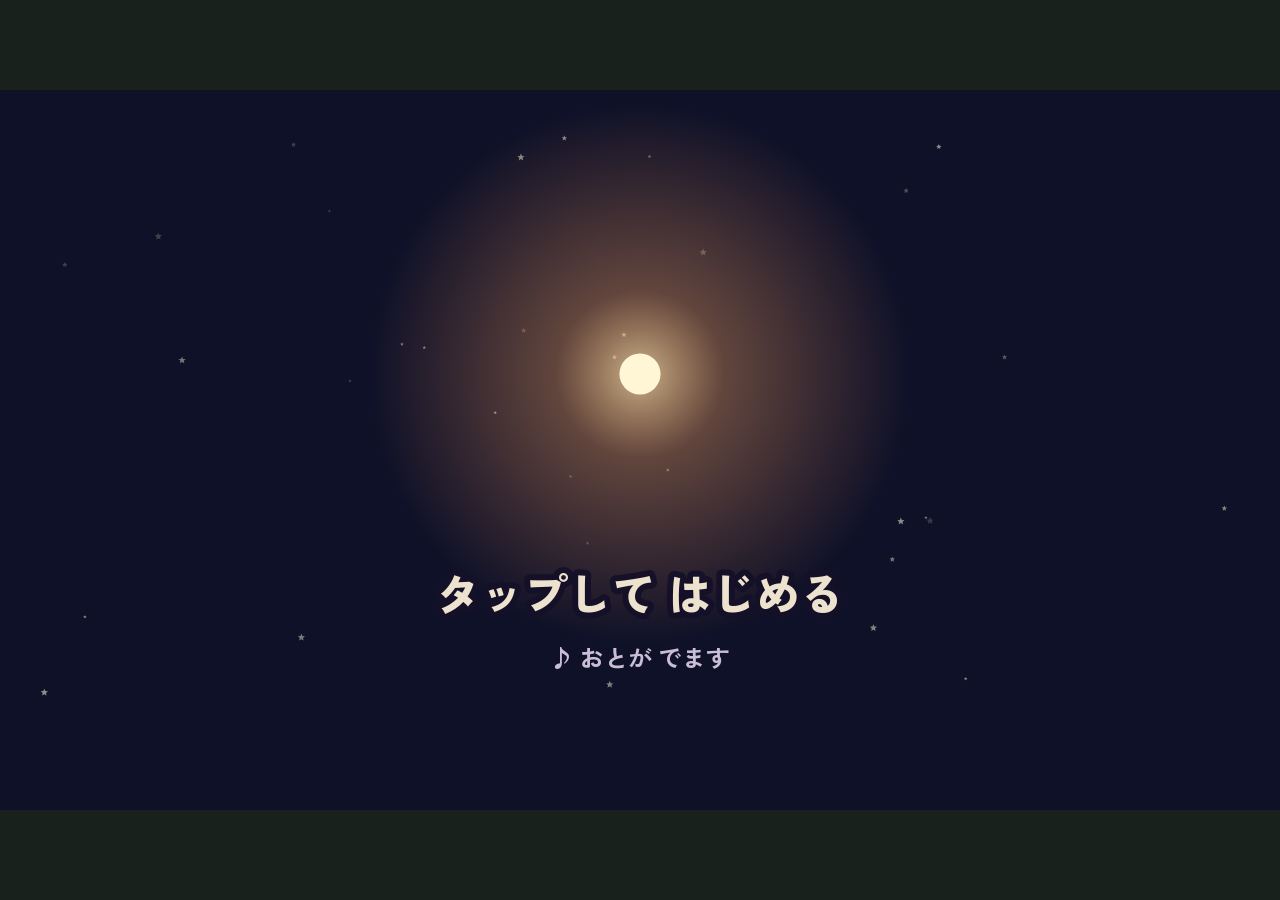
<file: index.html>
<!doctype html>
<html lang="ja">
<head>
<meta charset="utf-8">
<meta name="viewport" content="width=device-width, initial-scale=1, maximum-scale=1, user-scalable=no, viewport-fit=cover">
<title>シャープワールド</title>
<meta name="theme-color" content="#1e2b24">
<link rel="preconnect" href="https://fonts.googleapis.com">
<link rel="preconnect" href="https://fonts.gstatic.com" crossorigin>
<link rel="stylesheet" href="https://fonts.googleapis.com/css2?family=Zen+Kaku+Gothic+New:wght@500;700;900&family=Shippori+Mincho+B1:wght@800&display=swap">
<link rel="stylesheet" href="style.css?v=mww0o89g">
<link rel="manifest" href="manifest.webmanifest">
<link rel="icon" href="icons/icon-192.png?v=mww0o89g">
<link rel="apple-touch-icon" href="icons/apple-touch-icon.png?v=mww0o89g">
<meta name="description" content="消えかけた灯りを、モンスターと一緒にもう一度ともしていく、横画面のRPG。">
<meta property="og:type" content="website">
<meta property="og:title" content="シャープワールド">
<meta property="og:description" content="消えかけた灯りを、モンスターと一緒にもう一度ともしていく、横画面のRPG。">
<meta property="og:url" content="https://kaz-ma.github.io/sharp-world/">
<meta property="og:image" content="https://kaz-ma.github.io/sharp-world/og.jpg?v=mww0o89g">
<meta property="og:image:width" content="1200">
<meta property="og:image:height" content="630">
<meta name="twitter:card" content="summary_large_image">
<meta name="apple-mobile-web-app-capable" content="yes">
<meta name="mobile-web-app-capable" content="yes">
<meta name="apple-mobile-web-app-status-bar-style" content="black-translucent">
<meta name="apple-mobile-web-app-title" content="シャープワールド">
</head>
<body>
<div id="app">
  <noscript><p style="color:#fff;padding:20px">このゲームは JavaScript が ひつようです。</p></noscript>
  <div id="stage"><canvas id="c" width="640" height="360"></canvas></div>
  <div id="touch"></div>
  <div id="stick" class="hidden"><i></i></div>
  <button id="btnM" type="button" aria-label="メニュー">メニュー</button>
  <button id="btnMap" type="button" aria-label="ちず">ちず</button>
  <button id="btnB" type="button" aria-label="はしる(おすたびに きりかえ)・もどる">B<small>はしる</small></button>
  <button id="btnA" type="button" aria-label="けってい">A<small>はなす</small></button>
  <div id="xfer" class="hidden"><div class="xbox"><p id="xtitle"></p><textarea id="xta" rows="6" spellcheck="false" autocapitalize="off" autocomplete="off"></textarea><div class="xrow"><button id="xcopy" type="button">コピー</button><button id="xpaste" type="button">はりつける</button><button id="xok" type="button">よみこむ</button><button id="xclose" type="button">とじる</button></div><p id="xmsg"></p></div></div>
  <div id="rotate"><div class="rot-card"><div class="phone"></div><p>スマホを<b>よこむき</b>にしてね</p></div></div>
</div>
<script src="data.js?v=mww0o89g"></script>
<script src="shiny.js?v=mww0o89g"></script>
<script src="art.js?v=mww0o89g"></script>
<script src="audio.js?v=mww0o89g"></script>
<script src="core.js?v=mww0o89g"></script>
<script src="sky.js?v=mww0o89g"></script>
<script src="life.js?v=mww0o89g"></script>
<script src="battle.js?v=mww0o89g"></script>
<script src="battlefx.js?v=mww0o89g"></script>
<script src="light.js?v=mww0o89g"></script>
<script src="chapter.js?v=mww0o89g"></script>
<script src="story.js?v=mww0o89g"></script>
<script src="ch4.js?v=mww0o89g"></script>
<script src="sides.js?v=mww0o89g"></script>
<script src="diary.js?v=mww0o89g"></script>
<script src="dex.js?v=mww0o89g"></script>
<script src="faces.js?v=mww0o89g"></script>
<script src="worldmap.js?v=mww0o89g"></script>
<script src="game.js?v=mww0o89g"></script>
<script>if ('serviceWorker' in navigator && location.protocol === 'https:') navigator.serviceWorker.register('sw.js').catch(function () {});</script>
</body>
</html>
</file>
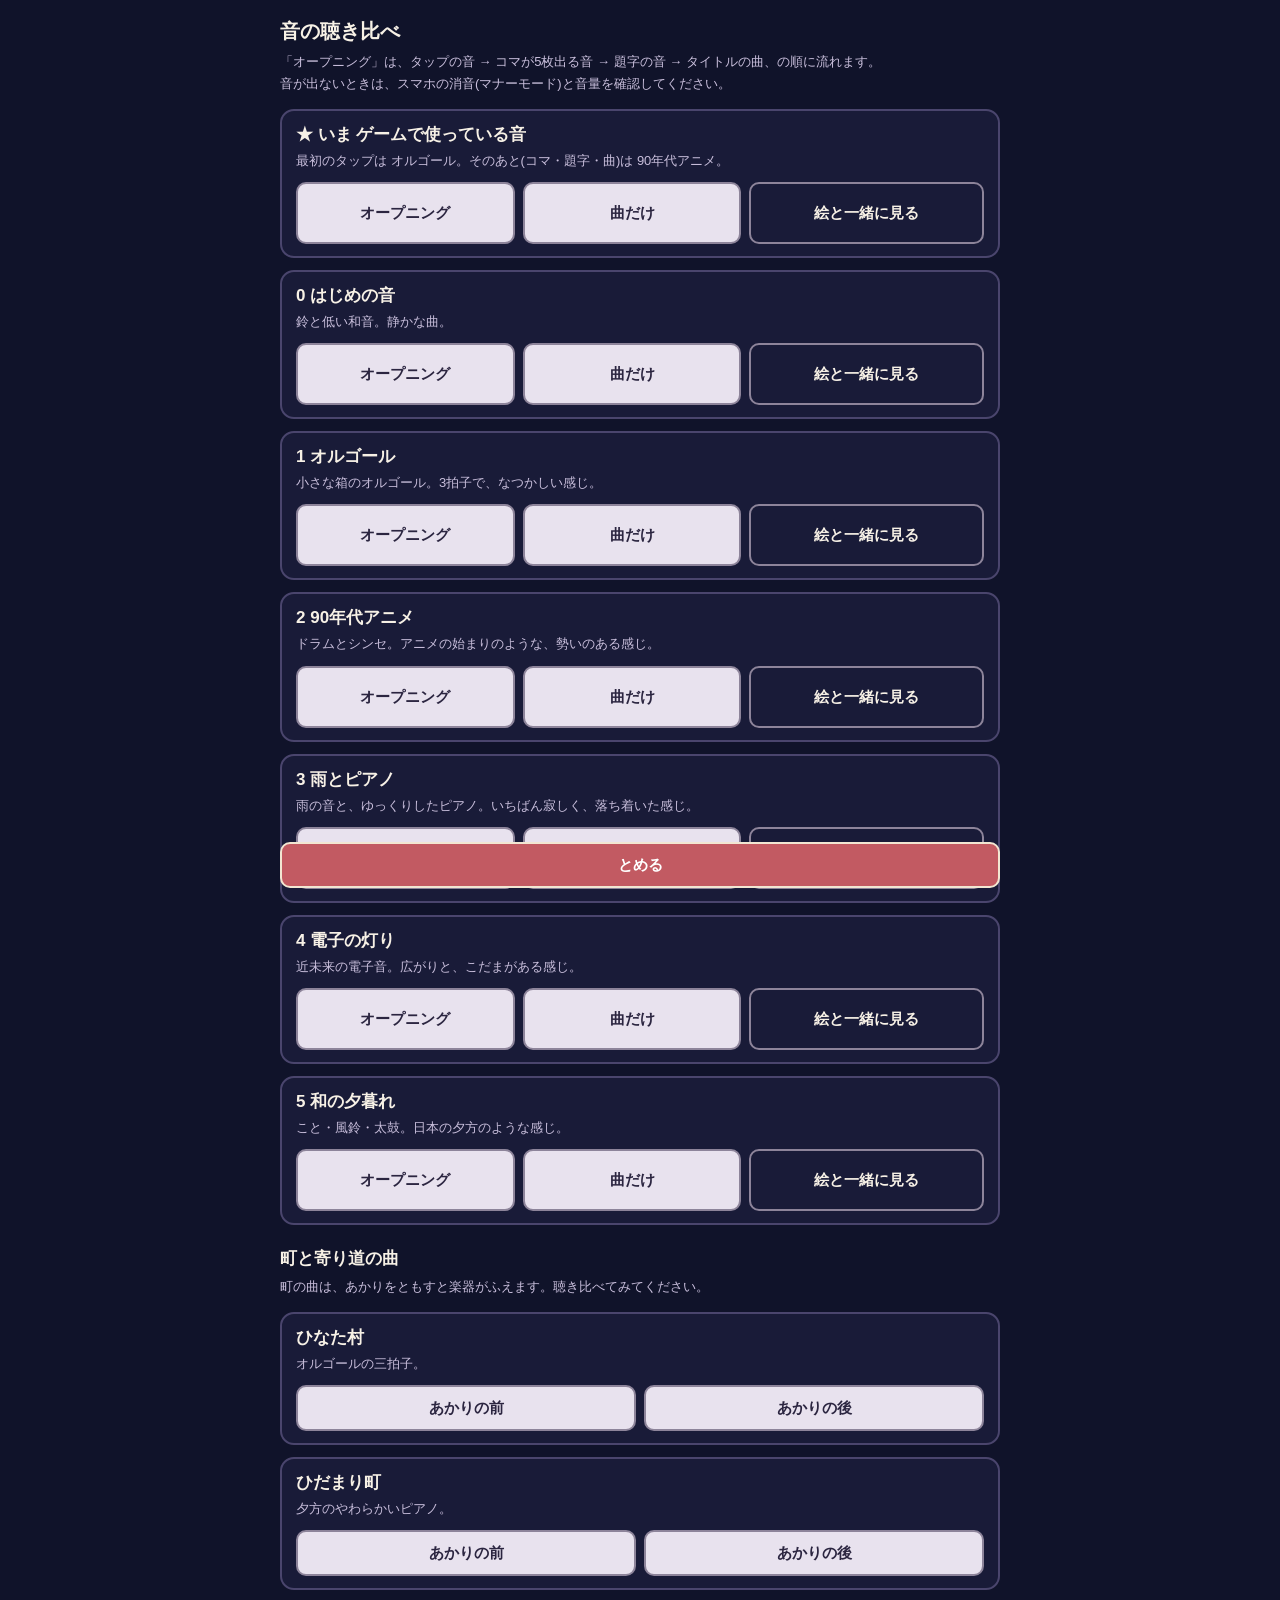
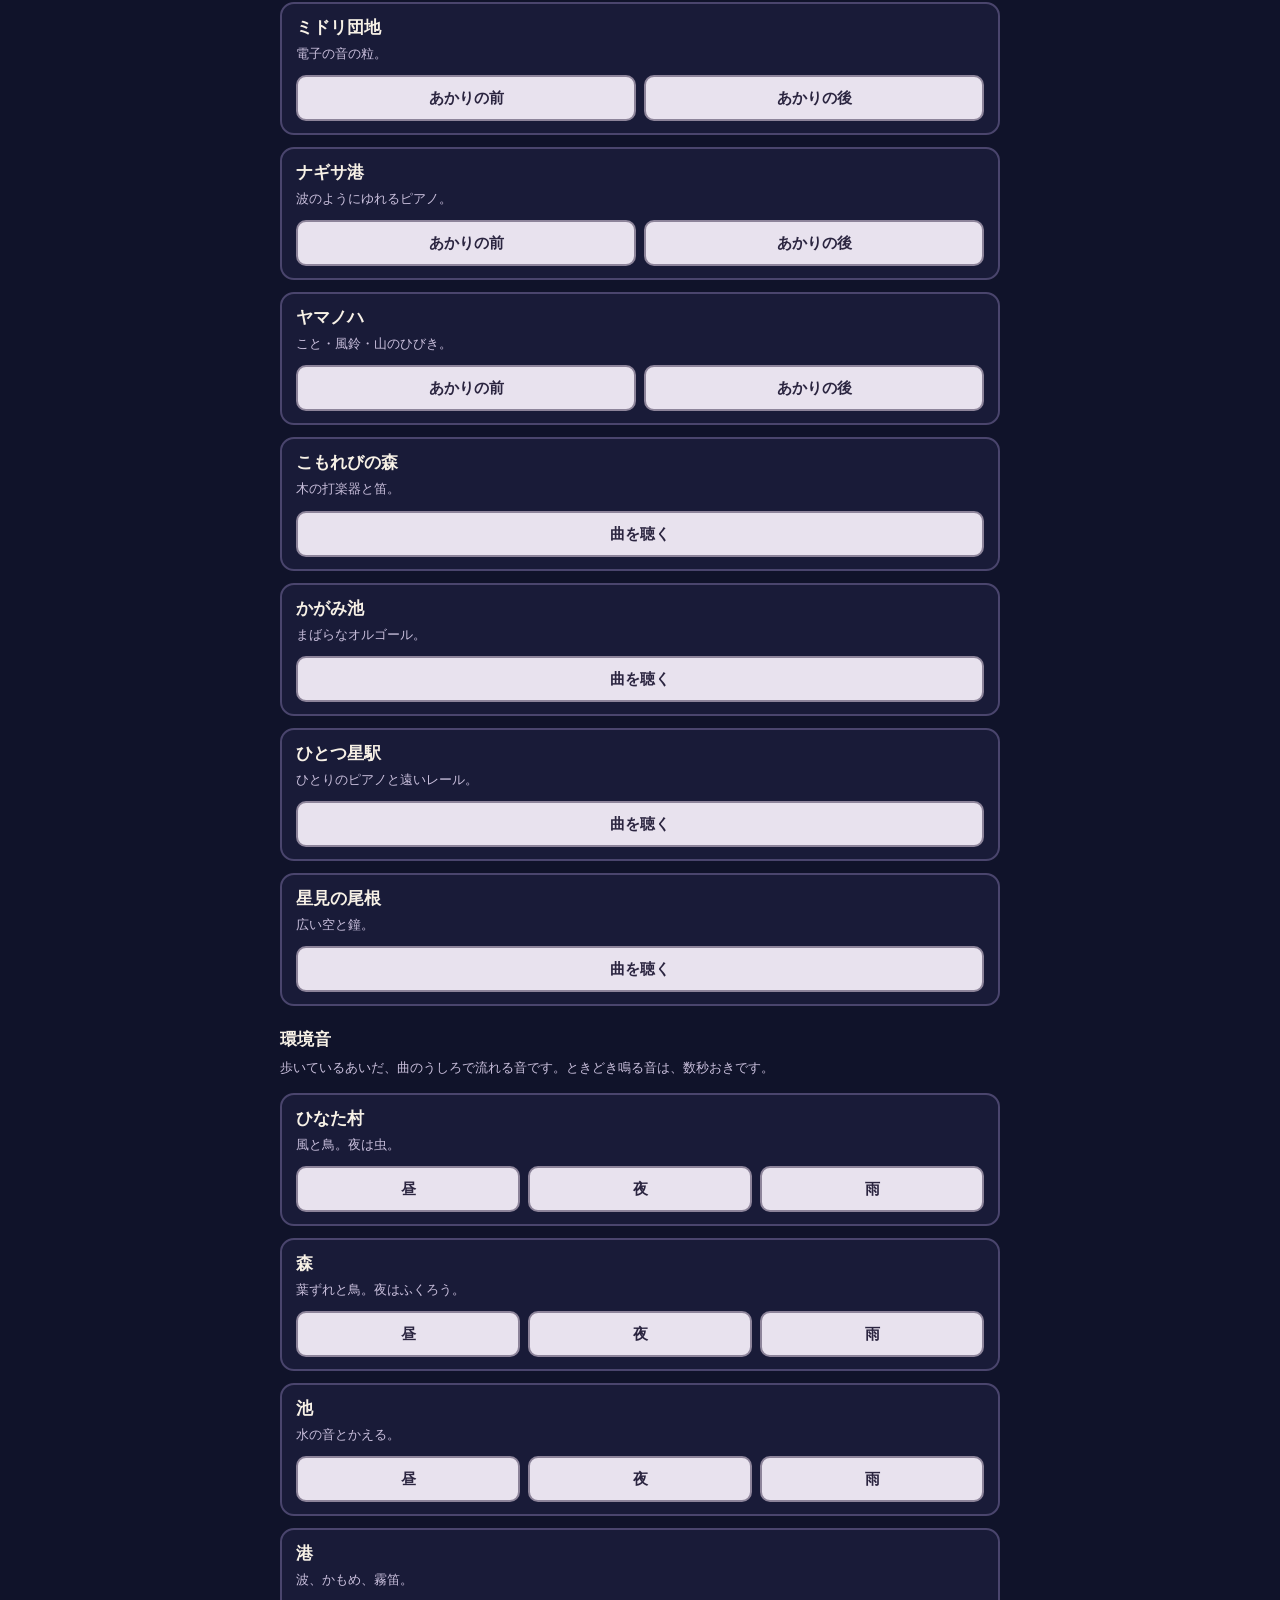
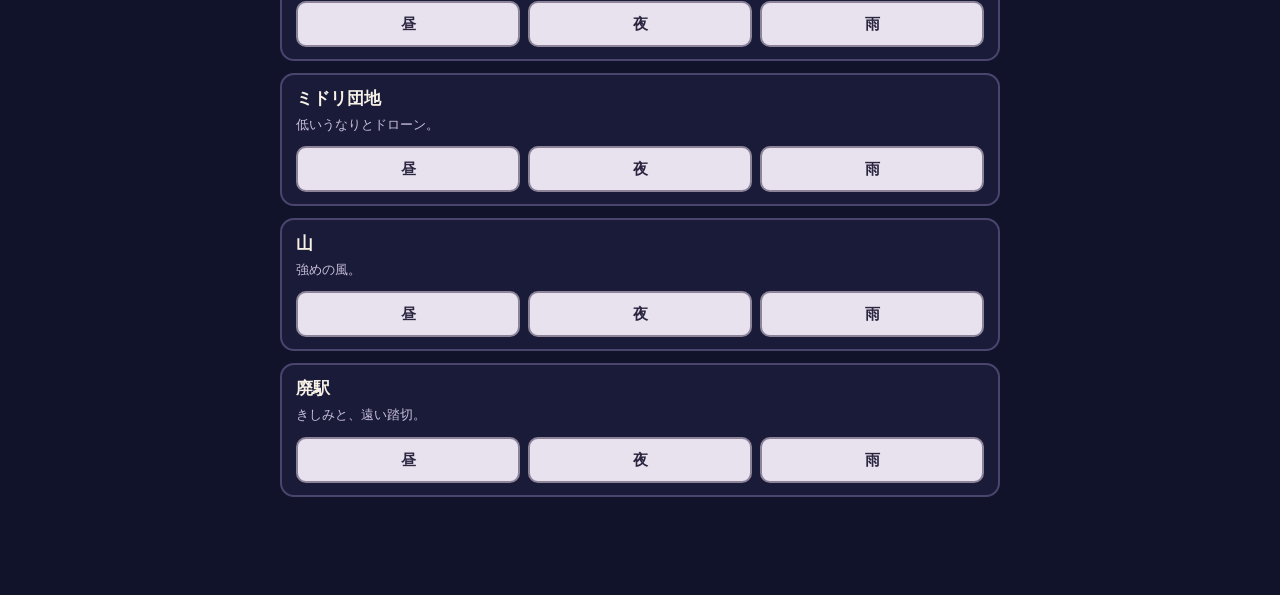
<file: oto.html>
<!doctype html>
<html lang="ja">
<meta charset="utf-8">
<meta name="viewport" content="width=device-width, initial-scale=1, viewport-fit=cover">
<meta name="robots" content="noindex">
<title>音の聴き比べ</title>
<style>
  :root { color-scheme: dark; }
  body { margin: 0; background: #10132a; color: #f7f1e6; font-family: "Hiragino Kaku Gothic ProN", "Yu Gothic UI", sans-serif; padding: 18px 16px calc(40px + env(safe-area-inset-bottom)); }
  main { max-width: 720px; margin: 0 auto; }
  h1 { font-size: 20px; margin: 0 0 6px; } p { margin: 0 0 14px; font-size: 13px; line-height: 1.7; color: #c9bfdc; }
  article { border: 2px solid #4a456d; border-radius: 14px; padding: 12px 14px; margin: 0 0 12px; background: #191b38; }
  article.on { border-color: #ffd08a; background: #262546; }
  h2 { font-size: 17px; margin: 0 0 4px; } article p { margin-bottom: 10px; }
  .row { display: flex; flex-wrap: wrap; gap: 8px; }
  button, a.btn { flex: 1 1 140px; min-height: 46px; border-radius: 10px; border: 2px solid #8d849a; background: #e8e2ee; color: #2b2540; font-weight: 700; font-size: 15px; line-height: 1.2; font-family: inherit; display: flex; align-items: center; justify-content: center; text-decoration: none; padding: 6px; }
  a.btn { background: transparent; color: #f7f1e6; }
  button.stop { position: sticky; bottom: 12px; width: 100%; background: #c25a62; color: #fff; border-color: #f2e6d2; }
  #warn { color: #ffb3a8; font-weight: 700; }
</style>
<main>
  <h1>音の聴き比べ</h1>
  <p>「オープニング」は、タップの音 → コマが5枚出る音 → 題字の音 → タイトルの曲、の順に流れます。<br>音が出ないときは、スマホの消音(マナーモード)と音量を確認してください。</p>
  <p id="warn"></p>
  <div id="list"></div>
  <h2 style="margin:22px 0 6px">町と寄り道の曲</h2>
  <p>町の曲は、あかりをともすと楽器がふえます。聴き比べてみてください。</p>
  <div id="towns"></div>
  <button class="stop" id="stop" type="button">とめる</button>
</main>
<script src="audio.js?v=mww0o89g"></script>
<script>
const SETS = [['pick', '★ いま ゲームで使っている音', '最初のタップは オルゴール。そのあと(コマ・題字・曲)は 90年代アニメ。'], ['now', '0 はじめの音', '鈴と低い和音。静かな曲。'], ['a', '1 オルゴール', '小さな箱のオルゴール。3拍子で、なつかしい感じ。'], ['b', '2 90年代アニメ', 'ドラムとシンセ。アニメの始まりのような、勢いのある感じ。'],
  ['c', '3 雨とピアノ', '雨の音と、ゆっくりしたピアノ。いちばん寂しく、落ち着いた感じ。'], ['d', '4 電子の灯り', '近未来の電子音。広がりと、こだまがある感じ。'], ['e', '5 和の夕暮れ', 'こと・風鈴・太鼓。日本の夕方のような感じ。']];
let timers = [];
const later = (sec, fn) => timers.push(setTimeout(fn, sec * 1000));
function stop() { timers.forEach(clearTimeout); timers = []; Aud.bgm(null); Aud.ambient(null); document.querySelectorAll('article').forEach((e) => e.classList.remove('on')); }
function play(k, card, songOnly) {
  Aud.unlock(); stop(); card.classList.add('on'); Aud.setTheme(k);
  if (songOnly) { Aud.bgm('title'); return; }
  Aud.sfx('opStart');
  const s = 0.8; // タップしてから コマが出はじめるまで
  for (let i = 0; i < 5; i++) later(s + 0.35 + i * 0.5, () => Aud.sfx('opPanel', i));
  later(s + 3.15, () => Aud.sfx('opTitle'));
  later(s + 6.2, () => Aud.bgm('title'));
}
for (const [k, name, desc] of SETS) {
  const card = document.createElement('article');
  card.innerHTML = `<h2>${name}</h2><p>${desc}</p><div class="row"><button type="button" data-op>オープニング</button><button type="button" data-song>曲だけ</button><a class="btn" href="./index.html${k === 'pick' ? '' : '?oto=' + k}">絵と一緒に見る</a></div>`;
  card.querySelector('[data-op]').onclick = () => play(k, card, false);
  card.querySelector('[data-song]').onclick = () => play(k, card, true);
  document.getElementById('list').appendChild(card);
}
const TOWN_SONGS = [['village', 'ひなた村', 'オルゴールの三拍子。', true], ['town1', 'ひだまり町', '夕方のやわらかいピアノ。', true], ['town2', 'ミドリ団地', '電子の音の粒。', true], ['town3', 'ナギサ港', '波のようにゆれるピアノ。', true], ['town4', 'ヤマノハ', 'こと・風鈴・山のひびき。', true],
  ['forest', 'こもれびの森', '木の打楽器と笛。', false], ['lake', 'かがみ池', 'まばらなオルゴール。', false], ['station', 'ひとつ星駅', 'ひとりのピアノと遠いレール。', false], ['ridge', '星見の尾根', '広い空と鐘。', false]];
for (const [k, name, desc, two] of TOWN_SONGS) {
  const card = document.createElement('article');
  card.innerHTML = `<h2>${name}</h2><p>${desc}</p><div class="row"><button type="button" data-a>${two ? 'あかりの前' : '曲を聴く'}</button>${two ? '<button type="button" data-b>あかりの後</button>' : ''}</div>`;
  const go = (lit) => { Aud.unlock(); stop(); card.classList.add('on'); Aud.setLit(lit); Aud.bgm(k); };
  card.querySelector('[data-a]').onclick = () => go(false);
  if (two) card.querySelector('[data-b]').onclick = () => go(true);
  document.getElementById('towns').appendChild(card);
}
const AMB_LIST = [['village', 'ひなた村', '風と鳥。夜は虫。'], ['forest', '森', '葉ずれと鳥。夜はふくろう。'], ['lake', '池', '水の音とかえる。'], ['harbor', '港', '波、かもめ、霧笛。'], ['town2', 'ミドリ団地', '低いうなりとドローン。'], ['mountain', '山', '強めの風。'], ['station', '廃駅', 'きしみと、遠い踏切。']];
const sec = document.createElement('div'); sec.innerHTML = '<h2 style="margin:22px 0 6px">環境音</h2><p>歩いているあいだ、曲のうしろで流れる音です。ときどき鳴る音は、数秒おきです。</p>'; document.querySelector('main').insertBefore(sec, document.getElementById('stop'));
for (const [k, name, desc] of AMB_LIST) {
  const card = document.createElement('article');
  card.innerHTML = `<h2>${name}</h2><p>${desc}</p><div class="row"><button type="button" data-d>昼</button><button type="button" data-n>夜</button><button type="button" data-r>雨</button></div>`;
  const go = (night, rain) => { Aud.unlock(); stop(); card.classList.add('on'); Aud.ambient(k, night, rain); };
  card.querySelector('[data-d]').onclick = () => go(false, false); card.querySelector('[data-n]').onclick = () => go(true, false); card.querySelector('[data-r]').onclick = () => go(false, true);
  sec.appendChild(card);
}
document.getElementById('stop').onclick = stop;
if (Aud.muted) { Aud.setMute(false); document.getElementById('warn').textContent = 'ゲームの「おと」が「なし」になっていたので、「あり」にしました。'; }
</script>
</html>
</file>
<file: style.css>
/* シャープワールド — 画面は黒いふち+16:9のキャンバス。単独テーマ(ダーク固定) */
:root { --font: "Zen Kaku Gothic New", "Hiragino Kaku Gothic ProN", "Hiragino Sans", "Yu Gothic UI", "Meiryo", sans-serif; color-scheme: dark; }
* { box-sizing: border-box; -webkit-tap-highlight-color: transparent; -webkit-touch-callout: none; user-select: none; -webkit-user-select: none; }
html, body { margin: 0; height: 100%; background: #18211c; overflow: hidden; font-family: var(--font); overscroll-behavior: none; }
#app { position: fixed; inset: 0; display: grid; place-items: center; background: #18211c; }
#stage { width: 100%; height: 100%; position: relative; }
#c { width: 100%; height: 100%; display: block; background: #191527; touch-action: none; }
#touch { position: absolute; inset: 0; touch-action: none; z-index: 2; }
#stick { position: absolute; width: 96px; height: 96px; margin: -48px 0 0 -48px; border-radius: 50%; background: rgba(255,255,255,.14); border: 2px solid rgba(255,255,255,.35); z-index: 3; pointer-events: none; }
#stick i { position: absolute; left: 50%; top: 50%; width: 44px; height: 44px; margin: -22px 0 0 -22px; border-radius: 50%; background: rgba(255,255,255,.5); }
#stick.hidden { display: none; }
#btnA, #btnB, #btnM, #btnMap { position: absolute; z-index: 4; border: 2px solid rgba(247,232,208,.8); color: #fff8ea; font-family: var(--font); font-weight: 900; background: rgba(168,70,82,.72); box-shadow: 0 0 0 2px rgba(34,27,54,.55), inset 0 0 0 3px rgba(34,27,54,.28), 0 3px 10px rgba(16,10,30,.35); text-shadow: 0 1px 2px rgba(24,16,40,.6); touch-action: none; cursor: pointer; }
#btnA { right: max(10px, env(safe-area-inset-right)); bottom: max(22px, env(safe-area-inset-bottom)); width: 72px; height: 72px; border-radius: 50%; font-size: 26px; line-height: 1.05; }
#btnB { right: calc(max(10px, env(safe-area-inset-right)) + 80px); bottom: max(12px, env(safe-area-inset-bottom)); width: 58px; height: 58px; border-radius: 50%; font-size: 19px; line-height: 1.05; background: rgba(66,60,104,.74); }
#btnM { right: max(14px, env(safe-area-inset-right)); top: max(10px, env(safe-area-inset-top)); height: 34px; padding: 0 14px; border-radius: 8px; font-size: 13px; background: rgba(34,27,54,.68); }
#btnMap { right: calc(max(14px, env(safe-area-inset-right)) + 90px); top: max(10px, env(safe-area-inset-top)); height: 34px; padding: 0 16px; border-radius: 8px; font-size: 13px; background: rgba(34,27,54,.68); }
#btnA:active, #btnB:active, #btnM:active, #btnMap:active, #btnMap.on, #btnA.on, #btnB.on { filter: brightness(1.25); transform: scale(.94); }
#rotate { position: absolute; inset: 0; z-index: 20; display: none; place-items: center; background: #18211c; }
.rot-card { text-align: center; color: #fdf5e8; font-size: 18px; line-height: 1.8; }
.rot-card b { color: #d9a08e; }
.phone { width: 54px; height: 92px; margin: 0 auto 18px; border: 4px solid #d9a08e; border-radius: 12px; animation: rot 2.4s ease-in-out infinite; }
@keyframes rot { 0%, 25% { transform: rotate(0); } 60%, 100% { transform: rotate(-90deg); } }
@media (orientation: portrait) { #rotate { display: grid; } }
@media (prefers-reduced-motion: reduce) { .phone { animation: none; } }
body.modal #btnA, body.modal #btnB, body.modal #btnM, body.modal #btnMap { display: none; }
#xfer { position: absolute; inset: 0; z-index: 30; display: grid; place-items: center; background: rgba(24,20,34,.72); padding: 12px; }
#xfer.hidden { display: none; }
.xbox { width: min(560px, 100%); background: linear-gradient(#fdf9f1, #eee6d9); color: #37323f; border: 2px solid #3d3550; box-shadow: inset 0 0 0 4px #f6efe2, inset 0 0 0 5px rgba(150,118,92,.5); border-radius: 10px; padding: 12px 14px; font-family: var(--font); }
.xbox p { margin: 0 0 8px; font-size: 14px; line-height: 1.6; }
/* コードの欄は、選ぶ・長押しして「ペースト」ができるように(ほかの画面では 禁止している) */
#xta { -webkit-user-select: text; user-select: text; -webkit-touch-callout: default; }
#xta { width: 100%; font-size: 12px; line-height: 1.4; border: 2px solid #cfc7d8; border-radius: 8px; padding: 6px; color: #37323f; background: #fff; resize: none; word-break: break-all; }
.xrow { display: flex; gap: 8px; margin: 8px 0 4px; }
.xrow button { flex: 1; min-height: 40px; border: 2px solid #8d849a; background: #e8e2ee; color: #37323f; border-radius: 10px; font-family: var(--font); font-weight: 700; font-size: 15px; }
#xmsg { min-height: 1.4em; font-size: 13px; color: #d9735b; }
#btnA small, #btnB small { display: block; font-size: 9px; font-weight: 700; letter-spacing: 0; opacity: .9; }
#btnB.run { background: rgba(92,128,160,.96); outline: 3px solid #ffd08a; outline-offset: 2px; }
</file>
